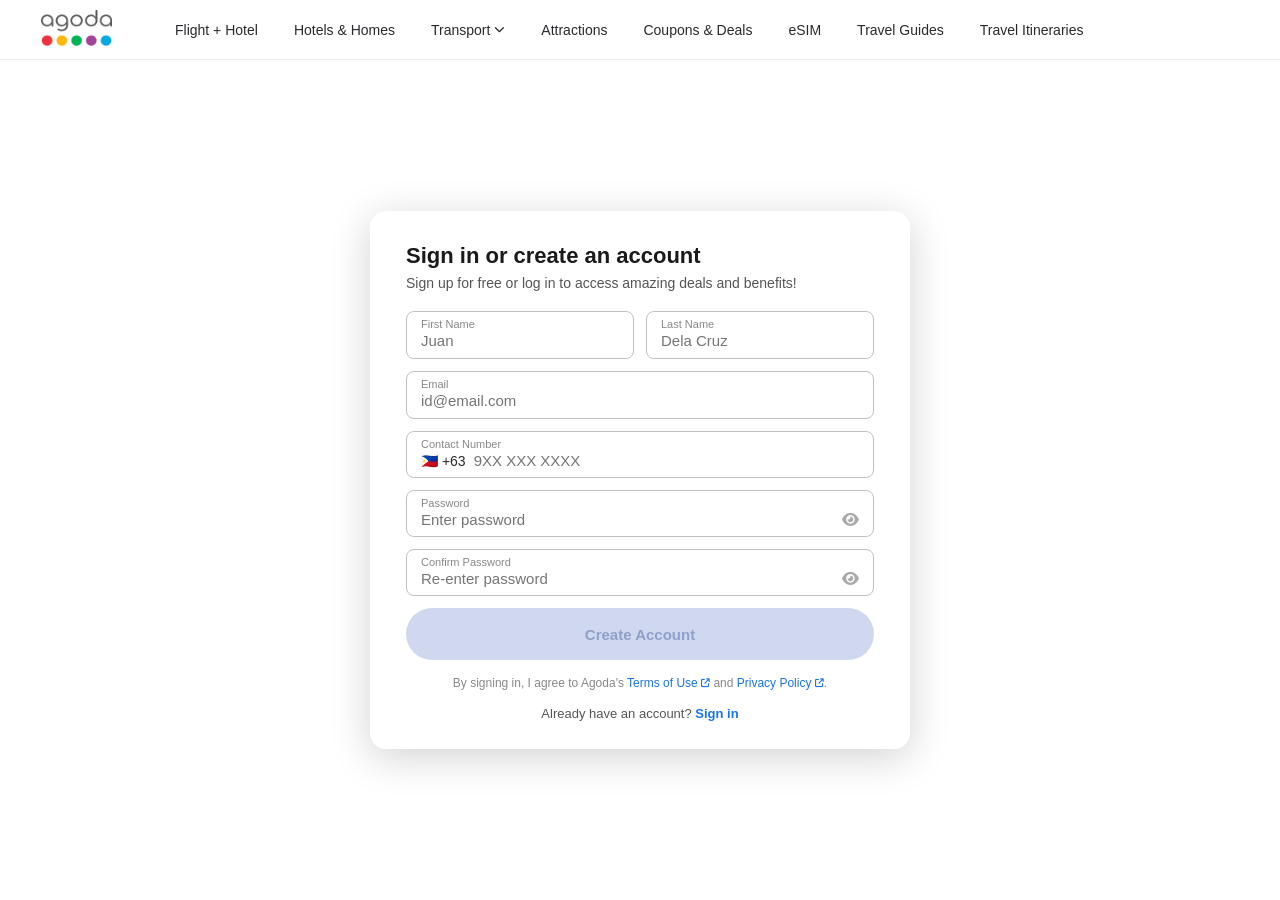
<file: AGODA CODE/signup.html>
<!DOCTYPE html>
<html lang="en">

<head>
  <meta charset="UTF-8" />
  <meta name="viewport" content="width=device-width, initial-scale=1.0" />
  <title>Create Account – Agoda</title>
  <link rel="stylesheet" href="https://cdnjs.cloudflare.com/ajax/libs/font-awesome/6.5.0/css/all.min.css" />
  <link rel="stylesheet" href="style.css" />
  <link rel="stylesheet" href="signup.css" />
  <link rel="stylesheet" href="style.css" />
</head>

<body>

  <!-- ===== NAVBAR ===== -->
  <nav class="top-nav">
    <div class="nav-inner">
      <div class="logo-wrap">
        <a href="index.html">
          <img src="Agoda_logo_2019.svg.png" alt="logo" width="71" height="36">
        </a>
      </div>
      <div class="nav-links">
        <a href="#">Flight + Hotel</a>
        <a href="#">Hotels &amp; Homes</a>
        <a href="#">Transport <i class="fa fa-chevron-down fa-xs"></i></a>
        <a href="#">Attractions</a>
        <a href="#">Coupons &amp; Deals</a>
        <a href="#">eSIM</a>
        <a href="#">Travel Guides</a>
        <a href="#">Travel Itineraries</a>
      </div>
      <div class="nav-right">
      </div>
  </nav>

  <!-- ===== CENTERED SIGN UP CARD ===== -->
  <div class="page-body">
    <div class="signin-popup">
      <h2 class="signin-title">Sign in or create an account</h2>
      <p class="signin-sub">Sign up for free or log in to access amazing deals and benefits!</p>

      <!-- Success / Error message -->
      <div id="formMsg" class="form-msg" style="display:none;"></div>

      <!-- First Name & Last Name -->
      <div class="field-row">
        <div class="signin-field">
          <label class="signin-label">First Name</label>
          <input type="text" class="signin-input" id="firstName" placeholder="Juan" />
        </div>
        <div class="signin-field">
          <label class="signin-label">Last Name</label>
          <input type="text" class="signin-input" id="lastName" placeholder="Dela Cruz" />
        </div>
      </div>

      <!-- Email -->
      <div class="signin-field">
        <label class="signin-label">Email</label>
        <input type="email" class="signin-input" id="email" placeholder="id@email.com" />
      </div>

      <!-- Contact Number -->
      <div class="signin-field">
        <label class="signin-label">Contact Number</label>
        <div class="phone-wrap">
          <span class="phone-prefix">🇵🇭 +63</span>
          <input type="tel" class="signin-input phone-input" id="contact" placeholder="9XX XXX XXXX" />
        </div>
      </div>


      <!-- Password -->
      <div class="signin-field">
        <label class="signin-label">Password</label>
        <div class="password-wrap">
          <input type="password" class="signin-input" id="password" placeholder="Enter password" />
          <button type="button" class="toggle-pass" onclick="togglePass('password', this)">
            <i class="fa fa-eye"></i>
          </button>
        </div>
      </div>

      <!-- Confirm Password -->
      <div class="signin-field" id="confirmField">
        <label class="signin-label">Confirm Password</label>
        <div class="password-wrap">
          <input type="password" class="signin-input" id="confirmPassword" placeholder="Re-enter password" />
          <button type="button" class="toggle-pass" onclick="togglePass('confirmPassword', this)">
            <i class="fa fa-eye"></i>
          </button>
        </div>
      </div>

      <!-- Password match message -->
      <p id="passMsg" style="display:none; font-size:12px; margin: -8px 0 10px 4px;"></p>


      <!-- Submit -->
      <button class="btn-continue" id="submitBtn" disabled>Create Account</button>

      <p class="signin-terms">
        By signing in, I agree to Agoda's
        <a href="#">Terms of Use <i class="fa-solid fa-arrow-up-right-from-square fa-xs"></i></a>
        and
        <a href="#">Privacy Policy <i class="fa-solid fa-arrow-up-right-from-square fa-xs"></i></a>.
      </p>

      <p class="signup-login">
        Already have an account? <a href="login.html">Sign in</a>
      </p>
    </div>
  </div>

  <script src="signup.js"></script>
</body>

</html>
</file>
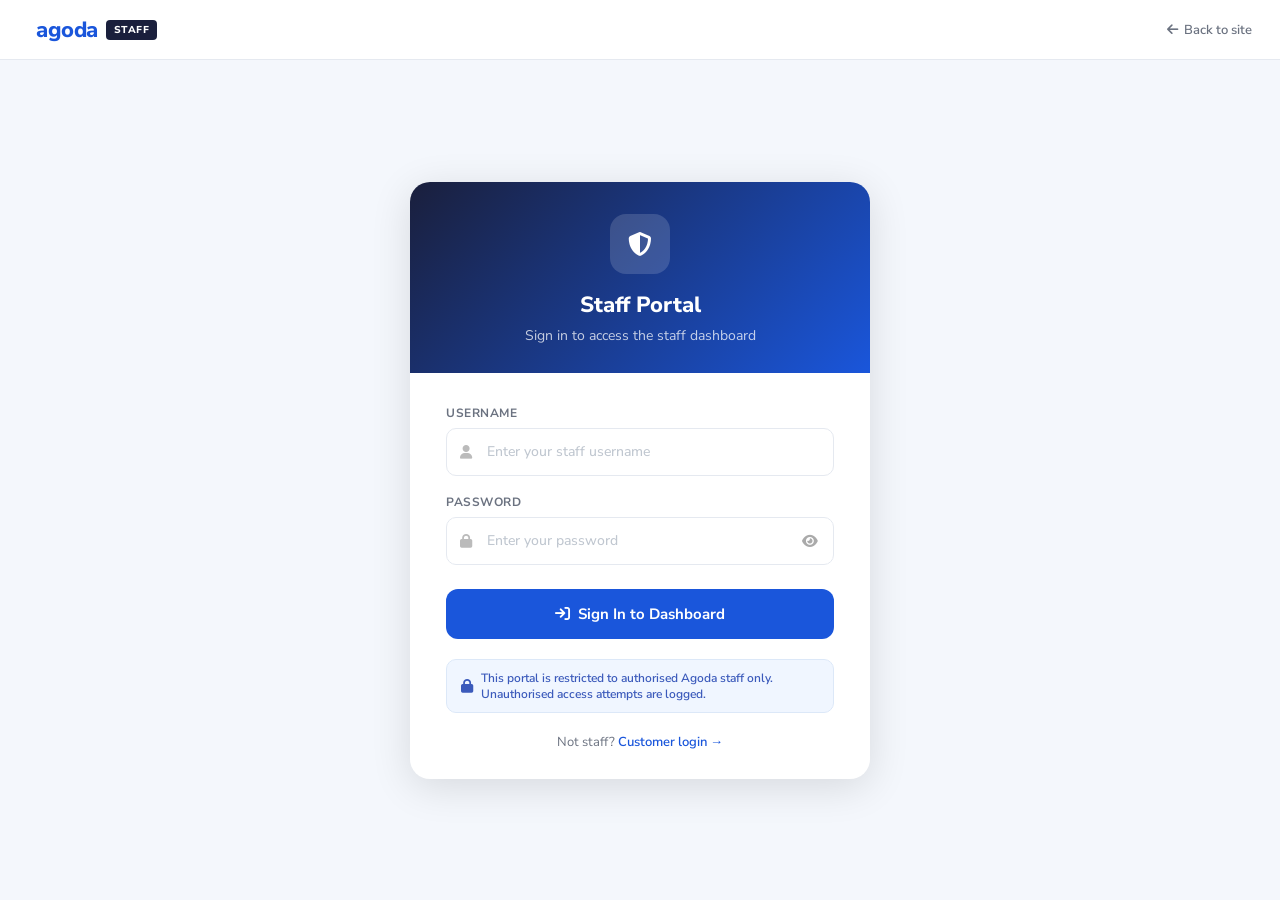
<file: AGODA CODE/staff-login.html>
<!DOCTYPE html>
<html lang="en">
<head>
  <meta charset="UTF-8" />
  <meta name="viewport" content="width=device-width, initial-scale=1.0" />
  <title>Staff Login — Agoda</title>
  <link rel="stylesheet" href="https://cdnjs.cloudflare.com/ajax/libs/font-awesome/6.5.0/css/all.min.css" />
  <link href="https://fonts.googleapis.com/css2?family=Nunito+Sans:wght@400;500;600;700;800&display=swap" rel="stylesheet" />

  <style>
    *, *::before, *::after { box-sizing: border-box; margin: 0; padding: 0; }

    :root {
      --blue:   #1a56db;
      --dark:   #1a1a2e;
      --red:    #dc2626;
      --grey:   #6b7280;
      --light:  #f4f7fc;
      --border: #e5e9f0;
    }

    body {
      font-family: 'Nunito Sans', sans-serif;
      background: var(--light);
      min-height: 100vh;
      color: var(--dark);
    }

    /* ── Navbar ── */
    .top-nav {
      background: #fff;
      height: 60px;
      padding: 0 16px;
      position: sticky;
      top: 0;
      z-index: 600;
      display: flex;
      align-items: center;
      border-bottom: 1px solid var(--border);
    }
    .nav-inner { display: flex; align-items: center; height: 100%; flex: 1; }
    .logo-wrap { flex-shrink: 0; display: flex; align-items: center; margin-right: 40px; margin-left: 20px; }
    .logo-wrap a { display: flex; align-items: center; text-decoration: none; gap: 8px; }
    .logo-text { font-size: 22px; font-weight: 800; color: var(--blue); letter-spacing: -0.5px; }
    .logo-badge {
      font-size: 10px; font-weight: 800;
      background: #1a1f3c; color: #fff;
      padding: 3px 8px; border-radius: 4px;
      letter-spacing: 0.5px; text-transform: uppercase;
    }
    .nav-back {
      font-size: 13px; font-weight: 600; color: var(--grey);
      text-decoration: none; display: flex; align-items: center; gap: 6px;
      padding: 6px 12px; border-radius: 8px;
      transition: background 0.15s, color 0.15s;
    }
    .nav-back:hover { background: var(--light); color: var(--dark); }

    /* ── Page layout ── */
    .page-body {
      min-height: calc(100vh - 60px);
      display: flex;
      align-items: center;
      justify-content: center;
      padding: 40px 16px;
    }

    /* ── Card ── */
    .login-card {
      width: 460px;
      max-width: 100%;
      background: #fff;
      border-radius: 20px;
      box-shadow: 0 8px 40px rgba(0,0,0,0.12);
      overflow: hidden;
      animation: fadeUp 0.25s ease;
    }

    @keyframes fadeUp {
      from { opacity: 0; transform: translateY(14px); }
      to   { opacity: 1; transform: translateY(0); }
    }

    /* ── Card header ── */
    .card-header {
      background: linear-gradient(135deg, #1a1f3c 0%, #1a56db 100%);
      padding: 32px 36px 28px;
      text-align: center;
    }
    .card-header-icon {
      width: 60px; height: 60px; border-radius: 16px;
      background: rgba(255,255,255,0.15);
      display: flex; align-items: center; justify-content: center;
      font-size: 24px; color: #fff;
      margin: 0 auto 16px;
    }
    .card-header h1 { font-size: 22px; font-weight: 800; color: #fff; margin-bottom: 6px; }
    .card-header p  { font-size: 14px; color: rgba(255,255,255,0.75); }

    /* ── Card body ── */
    .card-body { padding: 32px 36px 28px; }

    /* ── Form message ── */
    .form-msg {
      padding: 10px 14px;
      border-radius: 8px;
      font-size: 13px;
      font-weight: 600;
      margin-bottom: 18px;
      display: none;
      align-items: center;
      gap: 8px;
    }
    .form-msg.error   { background: #fee2e2; color: var(--red); border: 1px solid #fca5a5; display: flex; }
    .form-msg.success { background: #dcfce7; color: #16a34a; border: 1px solid #bbf7d0; display: flex; }

    /* ── Fields ── */
    .field-group { margin-bottom: 18px; }
    .field-label {
      display: block;
      font-size: 12px; font-weight: 700; color: var(--grey);
      text-transform: uppercase; letter-spacing: 0.5px;
      margin-bottom: 7px;
    }
    .field-wrap {
      position: relative;
    }
    .field-icon {
      position: absolute; left: 14px; top: 50%; transform: translateY(-50%);
      font-size: 14px; color: #bbb; pointer-events: none;
    }
    .field-input {
      width: 100%;
      height: 48px;
      border: 1.5px solid var(--border);
      border-radius: 10px;
      padding: 0 14px 0 40px;
      font-family: 'Nunito Sans', sans-serif;
      font-size: 14px;
      font-weight: 500;
      color: var(--dark);
      background: #fff;
      outline: none;
      transition: border-color 0.15s, box-shadow 0.15s;
    }
    .field-input::placeholder { color: #c0c7d0; }
    .field-input:focus {
      border-color: var(--blue);
      box-shadow: 0 0 0 3px rgba(26,86,219,0.1);
    }
    .toggle-pass {
      position: absolute; right: 12px; top: 50%; transform: translateY(-50%);
      background: none; border: none; cursor: pointer;
      color: #aaa; font-size: 14px; padding: 4px;
      transition: color 0.15s;
    }
    .toggle-pass:hover { color: var(--dark); }

    /* ── Submit button ── */
    .btn-submit {
      width: 100%;
      height: 50px;
      background: var(--blue);
      color: #fff;
      border: none;
      border-radius: 12px;
      font-family: 'Nunito Sans', sans-serif;
      font-size: 15px;
      font-weight: 700;
      cursor: pointer;
      transition: background 0.15s, transform 0.1s;
      display: flex; align-items: center; justify-content: center; gap: 8px;
      margin-top: 24px;
    }
    .btn-submit:hover:not(:disabled) { background: #1447b8; transform: translateY(-1px); }
    .btn-submit:active:not(:disabled) { transform: translateY(0); }
    .btn-submit:disabled { opacity: 0.65; cursor: not-allowed; }

    /* ── Divider ── */
    .back-link {
      text-align: center;
      margin-top: 20px;
      font-size: 13px;
      color: var(--grey);
    }
    .back-link a { color: var(--blue); font-weight: 600; text-decoration: none; }
    .back-link a:hover { text-decoration: underline; }

    /* ── Security note ── */
    .security-note {
      display: flex; align-items: center; gap: 8px;
      background: #f0f6ff;
      border: 1px solid #dce8f8;
      border-radius: 10px;
      padding: 10px 14px;
      font-size: 12px; font-weight: 600; color: #3b5abb;
      margin-top: 20px;
    }
    .security-note i { font-size: 14px; flex-shrink: 0; }

    @media (max-width: 520px) {
      .card-body   { padding: 24px 20px 20px; }
      .card-header { padding: 24px 20px 20px; }
    }
  </style>
</head>
<body>

<!-- ===== NAVBAR ===== -->
<nav class="top-nav">
  <div class="nav-inner">
    <div class="logo-wrap">
      <a href="index.html">
        <span class="logo-text">agoda</span>
        <span class="logo-badge">Staff</span>
      </a>
    </div>
  </div>
  <a href="index.html" class="nav-back">
    <i class="fa fa-arrow-left"></i> Back to site
  </a>
</nav>

<!-- ===== PAGE BODY ===== -->
<div class="page-body">
  <div class="login-card">

    <!-- Card header -->
    <div class="card-header">
      <div class="card-header-icon">
        <i class="fa fa-shield-halved"></i>
      </div>
      <h1>Staff Portal</h1>
      <p>Sign in to access the staff dashboard</p>
    </div>

    <!-- Card body -->
    <div class="card-body">

      <!-- Error / Success message -->
      <div class="form-msg" id="formMsg">
        <i class="fa fa-circle-exclamation"></i>
        <span id="formMsgText"></span>
      </div>

      <!-- Username -->
      <div class="field-group">
        <label class="field-label" for="staffUsername">Username</label>
        <div class="field-wrap">
          <i class="fa fa-user field-icon"></i>
          <input
            type="text"
            id="staffUsername"
            class="field-input"
            placeholder="Enter your staff username"
            autocomplete="username"
          />
        </div>
      </div>

      <!-- Password -->
      <div class="field-group">
        <label class="field-label" for="staffPassword">Password</label>
        <div class="field-wrap">
          <i class="fa fa-lock field-icon"></i>
          <input
            type="password"
            id="staffPassword"
            class="field-input"
            placeholder="Enter your password"
            autocomplete="current-password"
            style="padding-right: 44px;"
          />
          <button type="button" class="toggle-pass" onclick="togglePass()">
            <i class="fa fa-eye" id="passIcon"></i>
          </button>
        </div>
      </div>

      <!-- Submit -->
      <button class="btn-submit" id="submitBtn" onclick="handleLogin()">
        <i class="fa fa-arrow-right-to-bracket"></i> Sign In to Dashboard
      </button>

      <!-- Security note -->
      <div class="security-note">
        <i class="fa fa-lock"></i>
        This portal is restricted to authorised Agoda staff only.
        Unauthorised access attempts are logged.
      </div>

      <div class="back-link">
        Not staff? <a href="login.html">Customer login →</a>
      </div>

    </div>
  </div>
</div>

<script>
  // ── Toggle password visibility ──
  function togglePass() {
    const input = document.getElementById('staffPassword');
    const icon  = document.getElementById('passIcon');
    if (input.type === 'password') {
      input.type = 'text';
      icon.classList.replace('fa-eye', 'fa-eye-slash');
    } else {
      input.type = 'password';
      icon.classList.replace('fa-eye-slash', 'fa-eye');
    }
  }

  // ── Allow Enter key to submit ──
  document.getElementById('staffPassword').addEventListener('keydown', e => {
    if (e.key === 'Enter') handleLogin();
  });
  document.getElementById('staffUsername').addEventListener('keydown', e => {
    if (e.key === 'Enter') handleLogin();
  });

  // ── Show message ──
  function showMsg(text, type) {
    const el   = document.getElementById('formMsg');
    const span = document.getElementById('formMsgText');
    el.className = 'form-msg ' + type;
    span.textContent = text;
  }

  // ── Login handler ──
  async function handleLogin() {
    const username = document.getElementById('staffUsername').value.trim();
    const password = document.getElementById('staffPassword').value;
    const btn      = document.getElementById('submitBtn');

    if (!username || !password) {
      showMsg('Please enter both username and password.', 'error');
      return;
    }

    btn.disabled = true;
    btn.innerHTML = '<i class="fa fa-circle-notch fa-spin"></i> Signing in…';

    try {
      const body = new URLSearchParams({ username, password });
      const res  = await fetch('staff-login.php', { method: 'POST', body });
      const data = await res.json();

      if (data.success) {
        // Store staff session in localStorage
        localStorage.setItem('staff_logged_in', 'true');
        localStorage.setItem('staff_username',  data.username);
        localStorage.setItem('staff_name',      data.name);
        localStorage.setItem('staff_role',      data.role);

        showMsg('Login successful! Redirecting…', 'success');
        setTimeout(() => { window.location.href = 'staff-dashboard.html'; }, 1000);
      } else {
        showMsg(data.message || 'Invalid credentials. Please try again.', 'error');
        btn.disabled = false;
        btn.innerHTML = '<i class="fa fa-arrow-right-to-bracket"></i> Sign In to Dashboard';
      }
    } catch (err) {
      showMsg('Network error. Please check your connection and try again.', 'error');
      btn.disabled = false;
      btn.innerHTML = '<i class="fa fa-arrow-right-to-bracket"></i> Sign In to Dashboard';
    }
  }

  // ── Redirect if already logged in ──
  if (localStorage.getItem('staff_logged_in') === 'true') {
    window.location.href = 'staff-dashboard.html';
  }
</script>

</body>
</html>
</file>
<file: AGODA CODE/style.css>
/* ===== GOOGLE FONTS ===== */
@import url('https://fonts.googleapis.com/css2?family=Nunito+Sans:wght@400;500;600;700&display=swap');

/* ===== CSS VARIABLES ===== */
:root {
  --agoda-blue: #1a73e8;
  --agoda-dark: #0e2240;
  --agoda-accent: #e63946;
  --agoda-light: #f4f7fc;
  --nav-height: 60px;
}

/* ===== RESET ===== */
*, *::before, *::after { box-sizing: border-box; margin: 0; padding: 0; }

body {
  font-family: 'Nunito Sans', sans-serif;
  background: #ffffff;
  color: #1a1a2e;
}

/* =============================================================
   NAVBAR
   ============================================================= */
.top-nav {
  background: #ffffff;
  height: var(--nav-height);
  padding: 0 16px;
  position: sticky;
  top: 0;
  z-index: 600;
  display: flex;
  align-items: center;
  border-bottom: 1px solid #e5e9f0;
  font-family: "Helvetica Neue", Helvetica, Arial, sans-serif;
}

.nav-inner {
  display: flex;
  align-items: center;
  height: 100%;
  flex: 1;
}

.logo-wrap {
  flex-shrink: 0;
  display: flex;
  align-items: center;
  margin-right: 45px;
  margin-left: 25px;
}

/* ── Nav Links ── */
.nav-links {
  display: flex;
  align-items: center;
  flex: 1;
}

.nav-links a {
  font-family: "Helvetica Neue", Helvetica, Arial, sans-serif;
  font-size: 14px;
  font-weight: 400;
  color: #2A2A2E;
  text-decoration: none;
  padding: 6px 18px;
  border-radius: 6px;
  white-space: nowrap;
  transition: color 0.15s;
}

.nav-links a:hover { color: var(--agoda-blue); }

/* ── Nav Right ── */
.nav-right {
  display: flex;
  align-items: center;
  height: var(--nav-height);
  flex-shrink: 0;
}

.nav-right-inner {
  display: flex;
  align-items: center;
  height: 100%;
  padding: 0 8px;
}

/* ── List Your Place Button ── */
.btn-list {
  font-family: "Helvetica Neue", Helvetica, Arial, sans-serif;
  font-size: 14px;
  font-weight: 600;
  color: var(--agoda-blue);
  border: 1.5px solid #d0d0d0;
  border-radius: 999px;
  background: #ffffff;
  height: 42px;
  padding: 0 22px;
  cursor: pointer;
  white-space: nowrap;
  transition: all 0.15s;
  margin-right: 4px;
}

.btn-list:hover { border-color: var(--agoda-blue); background: #f0f6ff; }

/* ── Language Button ── */
.nav-lang-btn {
  display: flex;
  align-items: center;
  justify-content: center;
  width: 58px;
  height: 52px;
  padding: 16px;
  background: none;
  border: none;
  cursor: pointer;
  border-radius: 6px;
  transition: background 0.15s;
}

.nav-flag {
  width: 26px;
  height: 20px;
  object-fit: cover;
  border-radius: 2px;
  display: block;
}

/* ── Currency Button ── */
.nav-currency-btn {
  display: flex;
  align-items: center;
  justify-content: center;
  height: 47.81px;
  padding: 0 16px;
  background: none;
  border: none;
  font-family: "Helvetica Neue", Helvetica, Arial, sans-serif;
  font-size: 14px;
  font-weight: 400;
  color: #2A2A2E;
  cursor: pointer;
  border-radius: 6px;
  transition: background 0.15s;
}

/* ── Sign In Link ── */
.nav-signin {
  font-family: "Helvetica Neue", Helvetica, Arial, sans-serif;
  font-size: 14px;
  font-weight: 600;
  color: var(--agoda-blue);
  text-decoration: none;
  padding: 0 14px;
  white-space: nowrap;
  transition: color 0.15s;
}

.nav-signin:hover { color: #1558b0; }

/* ── Create Account Button ── */
.btn-create-account {
  font-family: "Helvetica Neue", Helvetica, Arial, sans-serif;
  font-size: 14px;
  font-weight: 600;
  color: var(--agoda-blue);
  background: #ffffff;
  border: 1.5px solid #d0d0d0;
  border-radius: 999px;
  height: 42px;
  padding: 0 22px;
  cursor: pointer;
  white-space: nowrap;
  transition: all 0.15s;
  margin-right: 8px;
}

.btn-create-account:hover { border-color: var(--agoda-blue); background: #f0f6ff; }

/* ── Hamburger ── */
.nav-hamburger {
  display: flex;
  align-items: center;
  justify-content: center;
  width: 40px;
  height: 40px;
  background: none;
  border: none;
  cursor: pointer;
  border-radius: 6px;
  font-size: 18px;
  color: #2A2A2E;
  transition: background 0.15s;
}

.nav-hamburger:hover { background: #f5f5f5; }

/* ── Logged-in: User Button ── */
.nav-user-wrap { position: relative; }

.nav-user {
  display: flex;
  align-items: center;
  gap: 10px;
  height: 42px;
  padding: 6px 14px;
  background: none;
  border: none;
  border-radius: 8px;
  cursor: pointer;
  transition: background 0.15s;
}

.nav-user:hover { background: #f5f5f5; }

.avatar {
  width: 40px;
  height: 40px;
  border-radius: 50%;
  background: #e05c2a;
  color: #f9f9fa;
  font-family: "Helvetica Neue", Helvetica, Arial, sans-serif;
  font-size: 16px;
  font-weight: 700;
  display: flex;
  align-items: center;
  justify-content: center;
  flex-shrink: 0;
}

.user-info {
  display: flex;
  flex-direction: column;
  align-items: flex-start;
  gap: 2px;
  line-height: 1;
}

.user-name {
  font-family: "Helvetica Neue", Helvetica, Arial, sans-serif;
  font-size: 14px;
  font-weight: 600;
  color: #2A2A2E;
  white-space: nowrap;
  display: block;
}

.vip-badge-img {
  height: 20px;
  width: auto;
  display: block;
}

/* ── Logged-in: Points Button ── */
.nav-points {
  display: flex;
  align-items: center;
  gap: 4px;
  height: 42px;
  padding: 0 8px;
  background: none;
  border: none;
  border-radius: 6px;
  cursor: pointer;
  white-space: nowrap;
  transition: background 0.15s;
}

.nav-points .fa-circle-dollar-to-slot { font-size: 16px; color: #2A2A2E; }
.points-value { font-family: "Helvetica Neue", Helvetica, Arial, sans-serif; font-size: 14px; font-weight: 400; color: #704DFF; }
.nav-chevron  { font-size: 10px; color: #aaa; }

/* ── Dropdown Menu (logout popup) ── */
.dropdown-menu {
  position: absolute;
  top: 45px;
  right: 0;
  width: 230px;
  background: #fff;
  border-radius: 10px;
  box-shadow: 0 4px 20px rgba(0,0,0,0.15);
  display: none;
  padding: 10px 0;
  z-index: 1000;
}

.dropdown-menu a {
  display: block;
  padding: 10px 16px;
  color: #333;
  text-decoration: none;
  font-family: "Helvetica Neue", Helvetica, Arial, sans-serif;
  font-size: 14px;
}

.dropdown-menu a:hover { background: #f5f5f5; }

.menu-title {
  font-size: 12px;
  color: #888;
  padding: 10px 16px;
  font-family: "Helvetica Neue", Helvetica, Arial, sans-serif;
}

.logout-btn {
  width: 90%;
  margin: 10px auto;
  display: block;
  padding: 10px;
  border: 1px solid var(--agoda-blue);
  background: white;
  color: var(--agoda-blue);
  border-radius: 6px;
  cursor: pointer;
  font-family: "Helvetica Neue", Helvetica, Arial, sans-serif;
  font-size: 14px;
  font-weight: 600;
  transition: background 0.15s;
}

.logout-btn:hover { background: #f0f6ff; }

/* =============================================================
   HERO
   ============================================================= */
.hero {
  background: none;
  padding: 25px 0 10px;
  position: relative;
  overflow: visible;
  min-height: 480px;
  margin: 0;
  width: 100%;
}

.hero::before {
  content: '';
  position: absolute;
  top: 0;
  left: 0;
  right: 0;
  height: 55%;          /* ← only top 55% has the purple bg */
  background: url('background.png') center top / cover no-repeat;
  background-color: #7b85b8;
  z-index: 0;
  border-radius: 0 0 30px 30px;
}

.hero-title {
  font-family: "Helvetica Neue", Helvetica, Arial, sans-serif;
  font-size: 24px;
  font-weight: 700;
  line-height: 1.3;
  color: #fff;
  text-align: center;
  text-transform: uppercase;
  margin-bottom: 20px;
  position: relative;
  z-index: 2;
}

/* =============================================================
   SEARCH CONTAINER
   ============================================================= */
.search-container {
  position: relative;
  z-index: 3;
  margin: 0 auto;
  padding: 0 20px;
  max-width: 1100px;  /* ← keeps UI contained in center */
}

/* ── Tabs ── */
.search-tabs {
  list-style: none;
  margin: 0 10% -10px;
  background: #fff;
  border-radius: 12px;
  display: flex;
  height: 49px;
  position: relative;
  z-index: 2;
  box-shadow: 0 2px 8px rgba(0,0,0,0.06);
  gap: 5px;
}

.stab {
  cursor: pointer;
  border-bottom: 3px solid transparent;
  list-style: none;
  transition: color 0.15s;
}

.stab-inner {
  display: flex;
  align-items: center;
  gap: 6px;
  padding: 0 13px;
  height: 49px;
}

.stab-inner i    { font-size: 14px; color: #2A2A2E; flex-shrink: 0; }
.stab-inner span { font-family: "Helvetica Neue", Helvetica, Arial, sans-serif; font-size: 16px; font-weight: 500; color: #6b7280; white-space: nowrap; }

.stab.active { border-bottom-color: #5392F9; }
.stab.active .stab-inner i,
.stab.active .stab-inner span { color: #1a56db; font-weight: 600; }
.stab:hover .stab-inner i,
.stab:hover .stab-inner span { color: #1a56db; }

/* ── Search Box ── */
.search-box {
  background: #f8f7f9;
  border-radius: 16px;
  box-shadow: 0 8px 40px rgba(0,0,0,0.14);
  padding: 40px 30px 30px 40px;
  position: relative;
}

/* ── Stay Toggle ── */
.stay-toggle { display: flex; gap: 8px; margin-bottom: 16px; }

.stay-toggle button {
  padding: 6px 18px;
  border-radius: 999px;
  border: 1.5px solid #ccc;
  background: #fff;
  font-family: "Helvetica Neue", Helvetica, Arial, sans-serif;
  font-size: 13px;
  font-weight: 500;
  cursor: pointer;
  color: #555;
  transition: all 0.15s;
}

.stay-toggle button.active { border-color: var(--agoda-blue); color: var(--agoda-blue); background: #e8f0fe; }

/* ── Destination Input ── */
.search-input-wrap { position: relative; margin-bottom: 14px; }

.search-input-wrap i {
  position: absolute;
  left: 16px;
  top: 50%;
  transform: translateY(-50%);
  color: #aaa;
  font-size: 16px;
}

.search-input-wrap input {
  width: 100%;
  padding: 12px 16px 12px 42px;
  border: none;
  border-radius: 12px;
  font-family: "Helvetica Neue", Helvetica, Arial, sans-serif;
  font-size: 15px;
  color: #1a1a1a;
  outline: none;
  background: #fff;
  box-shadow: 0 2px 12px rgba(0,0,0,0.12);
  transition: box-shadow 0.15s;
}

.search-input-wrap input:focus { box-shadow: 0 2px 16px rgba(26,115,232,0.18); }
.search-input-wrap input::placeholder { color: #aaa; }

/* ── Date & Guest Row ── */
.date-guest-row {
  display: grid;
  grid-template-columns: 1fr 1fr 1fr;
  gap: 10px;
  margin-bottom: 14px;
}

.date-box,
.guest-box {
  display: flex;
  align-items: center;
  gap: 10px;
  border: 1.5px solid #dce3ef;
  border-radius: 10px;
  padding: 12px 14px;
  cursor: pointer;
  background: #ffffff;
  transition: border-color 0.15s;
}

.date-box:hover,
.guest-box:hover  { border-color: var(--agoda-blue); }
.date-box.active,
.guest-box.active { border-color: var(--agoda-blue); background: #f0f5ff; }

.date-box i, .guest-box i { color: #aaa; font-size: 1rem; }
.date-box .label, .guest-box .label { font-size: 0.75rem; color: #aaa; display: block; }
.date-box .value, .guest-box .value { font-size: 14px; font-weight: 600; color: #222; display: block; }
.guest-box { justify-content: space-between; }

/* ── Guest Picker Popup ── */
.guest-picker-wrap { position: relative; }

#guest-picker {
  display: none;
  position: absolute;
  top: calc(100% + 6px);
  right: 0;
  z-index: 9999;
  background: #fff;
  border: 1px solid #e0e6f0;
  border-radius: 12px;
  box-shadow: 0 4px 24px rgba(0,0,0,0.12);
  width: 300px;
  padding: 6px 0;
  overflow: hidden;
}

.gp-row {
  display: flex;
  align-items: center;
  justify-content: space-between;
  padding: 14px 20px;
  border-bottom: 1px solid #f0f0f0;
}

.gp-row-last { border-bottom: none; }

.gp-label-wrap { display: flex; flex-direction: column; gap: 2px; }

.gp-label {
  font-family: "Helvetica Neue", Helvetica, Arial, sans-serif;
  font-size: 14px;
  font-weight: 700;
  color: #1a1a2e;
}

.gp-sublabel {
  font-family: "Helvetica Neue", Helvetica, Arial, sans-serif;
  font-size: 12px;
  color: #888;
}

.gp-counter {
  display: flex;
  align-items: center;
  gap: 12px;
}

.gp-count {
  font-family: "Helvetica Neue", Helvetica, Arial, sans-serif;
  font-size: 15px;
  font-weight: 700;
  color: #1a1a2e;
  min-width: 20px;
  text-align: center;
}

.gp-btn {
  width: 30px;
  height: 30px;
  border-radius: 50%;
  border: 1.5px solid #ccc;
  background: none;
  font-size: 18px;
  cursor: pointer;
  display: flex;
  align-items: center;
  justify-content: center;
  transition: all 0.15s;
  color: #555;
}

.gp-plus { border-color: #1a56db; color: #1a56db; }
.gp-minus:hover { background: #f5f5f5; border-color: #999; }
.gp-plus:hover  { background: #e8f0fe; }
.gp-btn:disabled { opacity: 0.35; cursor: default; }

/* ── Add Flight ── */
.add-flight {
  color: var(--agoda-blue);
  font-family: "Helvetica Neue", Helvetica, Arial, sans-serif;
  font-size: 16px;
  font-weight: 700;
  cursor: pointer;
  display: inline-flex;
  align-items: center;
  gap: 6px;
  border: none;
  background: none;
  padding: 4px 0 20px;
}

/* ── Search Button ── */
.btn-search {
  display: block;
  width: 45%;
  margin: -25px auto 0;
  padding: 10px;
  background: var(--agoda-blue);
  color: #fff;
  border: none;
  border-radius: 999px;
  font-family: "Helvetica Neue", Helvetica, Arial, sans-serif;
  font-size: 16px;
  font-weight: 700;
  letter-spacing: 2px;
  cursor: pointer;
  position: relative;
  z-index: 2;
  transition: background 0.15s, transform 0.1s;
}

.btn-search:hover  { background: #1558c0; transform: translateY(-1px); }
.btn-search:active { transform: translateY(0); }

/* =============================================================
   DATEPICKER POPUP
   ============================================================= */
.date-picker-wrap { position: relative; }

#picker-popup {
  display: none;
  position: absolute;
  top: calc(100% + 6px);
  left: 0;
  z-index: 9999;
  background: #fff;
  border: 1px solid #e0e6f0;
  border-radius: 12px;
  box-shadow: 0 4px 24px rgba(0,0,0,0.10);
  width: 640px;
  overflow: hidden;
}

.picker-tabs { display: flex; border-bottom: 1px solid #e0e6f0; }

.picker-tabs button {
  flex: 1;
  padding: 15px 20px;
  border: none;
  background: none;
  cursor: pointer;
  font-family: "Helvetica Neue", Helvetica, Arial, sans-serif;
  font-size: 15px;
  font-weight: 500;
  color: #888;
  border-bottom: 2.5px solid transparent;
  transition: color 0.15s, border-color 0.15s;
}

.picker-tabs button.active { color: #1a56db; border-bottom-color: #1a56db; font-weight: 600; }
.picker-tabs button:hover:not(.active) { color: #555; }

#tab-cal-content  { padding: 20px 24px 24px; }
#tab-flex-content { display: none; padding: 24px 24px 0; }

.cal-months { display: flex; gap: 32px; }
.cal-month  { flex: 1; }

.cal-month-header {
  display: flex;
  align-items: center;
  justify-content: space-between;
  margin-bottom: 14px;
}

.cal-month-header span:not(.nav-placeholder) {
  font-size: 15px;
  font-weight: 600;
  color: #1a1a2e;
  text-align: center;
  flex: 1;
}

.nav-placeholder { width: 28px; flex-shrink: 0; }

.nav-btn {
  width: 28px;
  height: 28px;
  border: none;
  background: none;
  cursor: pointer;
  font-size: 20px;
  color: #555;
  display: flex;
  align-items: center;
  justify-content: center;
  border-radius: 50%;
  transition: background 0.15s, color 0.15s;
  flex-shrink: 0;
  padding-bottom: 2px;
}

.nav-btn:hover { background: #f0f4ff; color: #1a56db; }

.cal-grid {
  display: grid;
  grid-template-columns: repeat(7, 1fr);
  text-align: center;
}

.day-name { font-size: 12px; font-weight: 600; color: #888; padding: 4px 0 10px; text-align: center; }

.day-cell {
  display: flex;
  align-items: center;
  justify-content: center;
  height: 36px;
  cursor: pointer;
  position: relative;
}

.day-cell.empty,
.day-cell.past  { cursor: default; }

.day-cell span {
  width: 32px;
  height: 32px;
  display: flex;
  align-items: center;
  justify-content: center;
  border-radius: 50%;
  font-size: 13px;
  font-weight: 400;
  color: #1a1a2e;
  position: relative;
  z-index: 1;
  transition: background 0.12s, color 0.12s;
}

.day-cell:not(.past):not(.empty):not(.selected-start):not(.selected-end):hover span { background: #e8effe; color: #1a56db; }

.day-cell.in-range         { background: #e8effe; }
.day-cell.in-range span    { color: #1a56db; }
.day-cell.selected-start   { background: linear-gradient(to right, transparent 50%, #e8effe 50%); }
.day-cell.selected-start span { background: #1a56db; color: #fff; font-weight: 600; }
.day-cell.selected-end     { background: linear-gradient(to left, transparent 50%, #e8effe 50%); }
.day-cell.selected-end span   { background: #1a56db; color: #fff; font-weight: 600; }
.day-cell.selected-start.selected-end { background: transparent; }
.day-cell.today:not(.selected-start):not(.selected-end) span { border: 1.5px solid #1a56db; color: #1a56db; }
.day-cell.past span        { color: #ccc; }

.day-cell.today:not(.selected-start):not(.selected-end)::after {
  content: '';
  position: absolute;
  bottom: 3px;
  left: 50%;
  transform: translateX(-50%);
  width: 4px;
  height: 4px;
  border-radius: 50%;
  background: #1a56db;
}

/* =============================================================
   FLEXIBLE TAB
   ============================================================= */
.flex-section   { margin-bottom: 24px; }

.flex-heading {
  font-family: "Helvetica Neue", Helvetica, Arial, sans-serif;
  font-size: 15px;
  font-weight: 700;
  color: #1a1a2e;
  margin-bottom: 14px;
}

.flex-subheading {
  font-family: "Helvetica Neue", Helvetica, Arial, sans-serif;
  font-size: 12px;
  color: #888;
  margin-top: -10px;
  margin-bottom: 14px;
}

.flex-duration-row { display: flex; gap: 10px; margin-bottom: 14px; flex-wrap: wrap; }

.flex-duration-btn {
  padding: 7px 20px;
  border-radius: 999px;
  border: 1.5px solid #ccc;
  background: #fff;
  font-family: "Helvetica Neue", Helvetica, Arial, sans-serif;
  font-size: 13px;
  font-weight: 500;
  color: #444;
  cursor: pointer;
  transition: all 0.15s;
}

.flex-duration-btn:hover,
.flex-duration-btn.active { border-color: #1a56db; color: #1a56db; background: #eef2ff; }

.flex-weekend-label {
  display: flex;
  align-items: center;
  gap: 8px;
  cursor: pointer;
  font-family: "Helvetica Neue", Helvetica, Arial, sans-serif;
  font-size: 13px;
  font-weight: 500;
  color: #1a56db;
  user-select: none;
}

.flex-weekend-label input[type="checkbox"] {
  width: 16px;
  height: 16px;
  accent-color: #1a56db;
  cursor: pointer;
  border-radius: 4px;
  flex-shrink: 0;
}

.flex-months-wrap { display: flex; align-items: center; gap: 8px; }
.flex-months-row  { display: flex; gap: 10px; overflow: hidden; flex: 1; }

.flex-month-card {
  display: flex;
  flex-direction: column;
  align-items: center;
  justify-content: center;
  gap: 6px;
  min-width: 90px;
  height: 80px;
  border: 1.5px solid #dce3ef;
  border-radius: 10px;
  background: #fff;
  cursor: pointer;
  transition: all 0.15s;
  flex-shrink: 0;
  padding: 10px;
}

.flex-month-card:hover,
.flex-month-card.active { border-color: #1a56db; }
.flex-month-card.active { border-width: 2px; }

.flex-month-card i { font-size: 18px; color: #555; }
.flex-month-card.active i { color: #1a56db; }

.flex-month-name { font-family: "Helvetica Neue", Helvetica, Arial, sans-serif; font-size: 13px; font-weight: 500; color: #1a1a2e; line-height: 1; }
.flex-month-year { font-family: "Helvetica Neue", Helvetica, Arial, sans-serif; font-size: 12px; color: #888; line-height: 1; }

.flex-months-arrow {
  width: 32px;
  height: 32px;
  border-radius: 50%;
  border: 1.5px solid #dce3ef;
  background: #fff;
  font-size: 22px;
  color: #555;
  cursor: pointer;
  display: flex;
  align-items: center;
  justify-content: center;
  flex-shrink: 0;
  transition: all 0.15s;
  padding-bottom: 2px;
}

.flex-months-arrow:hover { border-color: #1a56db; color: #1a56db; background: #f0f4ff; }

.flex-footer {
  display: flex;
  justify-content: flex-end;
  align-items: center;
  gap: 12px;
  padding: 16px 0 20px;
  border-top: 1px solid #f0f0f0;
  margin-top: 4px;
}

.flex-btn-clear {
  background: none;
  border: none;
  font-family: "Helvetica Neue", Helvetica, Arial, sans-serif;
  font-size: 14px;
  font-weight: 600;
  color: #555;
  cursor: pointer;
  padding: 8px 16px;
  border-radius: 999px;
  transition: background 0.15s;
}

.flex-btn-clear:hover { background: #f5f5f5; }

.flex-btn-select {
  background: #1a56db;
  border: none;
  font-family: "Helvetica Neue", Helvetica, Arial, sans-serif;
  font-size: 14px;
  font-weight: 700;
  color: #fff;
  cursor: pointer;
  padding: 9px 24px;
  border-radius: 999px;
  transition: background 0.15s;
}

.flex-btn-select:hover { background: #1447b8; }

/* =============================================================
   TOP DESTINATIONS SECTION
   ============================================================= */
.section-wrap { max-width: 1050px; margin: 0 auto 40px; padding: 0 20px; }

.section-title {
  font-family: "Helvetica Neue", Helvetica, Arial, sans-serif;
  font-size: 25px;
  font-weight: 700;
  color: #252C38;
  margin-bottom: 24px;
}

.dest-grid { display: grid; grid-template-columns: repeat(5, 1fr); gap: 14px; }

.dest-card {
  border-radius: 14px;
  overflow: hidden;
  position: relative;
  cursor: pointer;
  aspect-ratio: 3/4;
  transition: transform 0.2s, box-shadow 0.2s;
}

.dest-card:hover { transform: translateY(-4px); box-shadow: 0 12px 32px rgba(0,0,0,0.18); }
.dest-card img   { width: 100%; height: 100%; object-fit: cover; display: block; }

.dest-card-overlay {
  position: absolute;
  bottom: 0; left: 0; right: 0;
  background: linear-gradient(transparent, rgba(0,0,0,0.7));
  padding: 40px 12px 14px;
  color: #fff;
}

.dest-card-name  { font-weight: 700; font-size: 0.95rem; }
.dest-card-count { font-size: 0.78rem; opacity: 0.85; }

/* =============================================================
   MOBILE CTA
   ============================================================= */
.mobile-cta {
  position: fixed;
  bottom: 20px;
  right: 20px;
  background: var(--agoda-blue);
  color: #fff;
  padding: 12px 20px;
  border-radius: 30px;
  font-size: 0.85rem;
  font-weight: 600;
  display: flex;
  align-items: center;
  gap: 8px;
  box-shadow: 0 4px 20px rgba(26,115,232,0.5);
  cursor: pointer;
  border: none;
  z-index: 999;
  animation: bounce 2s infinite;
}


/* ── Search Validation Toast ── */
.search-toast {
  position: fixed;
  top: 80px;
  left: 50%;
  transform: translateX(-50%);
  background: #ff4d4f;
  color: #fff;
  padding: 14px 28px;
  border-radius: 10px;
  font-family: "Helvetica Neue", Helvetica, Arial, sans-serif;
  font-size: 15px;  
  font-weight: 600;
  box-shadow: 0 4px 20px rgba(0,0,0,0.18);
  z-index: 9999;
  opacity: 0;
  transition: opacity 0.3s ease;
  pointer-events: none;
  display: flex;
  align-items: center;
  gap: 10px;
}

.search-toast.show { opacity: 1; }

.search-input-error {
  border: 2px solid #ff4d4f !important;
  box-shadow: 0 0 0 3px rgba(255,77,79,0.15) !important;
}

@keyframes bounce {
  0%, 100% { transform: translateY(0); }
  50%       { transform: translateY(-4px); }
}

/* =============================================================
   RESPONSIVE
   ============================================================= */
@media (max-width: 1100px) {
  .nav-links a { padding: 6px 8px; font-size: 13px; }
}

@media (max-width: 768px) {
  .nav-links      { display: none; }
  .user-info      { display: none; }
  .points-value   { display: none; }
  .btn-list       { display: none; }
  .hero-title     { font-size: 1.4rem; letter-spacing: 1px; }
  .search-box     { padding: 20px 16px 24px; }
  .search-tabs    { padding: 0 8px; overflow-x: auto; }
  .date-guest-row { grid-template-columns: 1fr; }
  .dest-grid      { grid-template-columns: repeat(2, 1fr); }
  .btn-search     { width: 100%; }
}


    /* ===== AGODA FOOTER ===== */
    .agoda-footer {
      background: #2b2d3a;
      color: #ccc;
      text-align: center;
      padding: 28px 20px 24px;
      font-family: 'DM Sans', sans-serif;
      font-size: 13px;
      line-height: 1.6;
    }
 
    .agoda-footer p {
      margin: 0 0 4px;
      color: #aaa;
    }
 
    .agoda-footer-brands {
      display: flex;
      align-items: center;
      justify-content: center;
      gap: 52px;
      margin-top: 22px;
      flex-wrap: wrap;
    }
 
    /* Agoda wordmark */
    .footer-brand-agoda {
      display: flex;
      flex-direction: column;
      align-items: center;
      gap: 4px;
    }
 
    .footer-brand-agoda .agoda-text {
      font-family: 'DM Sans', sans-serif;
      font-size: 21px;
      font-weight: 700;
      color: #fff;
      letter-spacing: -0.5px;
    }
 
    .footer-brand-agoda .agoda-dots {
      display: flex;
      gap: 4px;
    }
 
    .footer-brand-agoda .agoda-dots span {
      width: 8px;
      height: 8px;
      border-radius: 50%;
      display: inline-block;
    }
 
    .dot-red    { background: #e63946; }
    .dot-orange { background: #f4a261; }
    .dot-green  { background: #2a9d8f; }
    .dot-blue   { background: #457b9d; }
    .dot-purple { background: #6d4c9e; }
 
    /* Priceline */
    .footer-brand-priceline {
      font-family: 'DM Sans', sans-serif;
      font-size: 20px;
      font-weight: 700;
      color: #00aff5;
      letter-spacing: -0.3px;
    }
 
    /* KAYAK */
    .footer-brand-kayak {
      background: #ff690f;
      color: #fff;
      font-family: 'DM Sans', sans-serif;
      font-size: 13px;
      font-weight: 900;
      letter-spacing: 2.5px;
      padding: 5px 11px;
      border-radius: 3px;
    }
 
    /* Booking.com */
    .footer-brand-booking {
      font-family: 'DM Sans', sans-serif;
      font-size: 19px;
      font-weight: 700;
      color: #fff;
    }
 
    .footer-brand-booking .booking-dot {
      color: #003580;
      background: #003580;
      color: #fff;
      border-radius: 3px;
      padding: 1px 5px;
      font-size: 13px;
      vertical-align: middle;
      margin-left: 1px;
    }
 
    /* OpenTable */
    .footer-brand-opentable {
      display: flex;
      align-items: center;
      gap: 7px;
    }
 
    .footer-brand-opentable .ot-icon {
      width: 20px;
      height: 20px;
      background: #da3743;
      border-radius: 50%;
      display: flex;
      align-items: center;
      justify-content: center;
      flex-shrink: 0;
    }
 
    .footer-brand-opentable .ot-icon::after {
      content: '';
      width: 8px;
      height: 8px;
      border-radius: 50%;
      background: #fff;
    }
 
    .footer-brand-opentable .ot-text {
      font-family: 'DM Sans', sans-serif;
      font-size: 15px;
      font-weight: 600;
      color: #ddd;
    }
 
    @media (max-width: 600px) {
      .agoda-footer-brands {
        gap: 28px;
      }
    }

/* ===== FOOTER NAV SECTION ===== */
.footer-nav-section {
  background: #E9EBEE;
  width: 100%;
  margin: 0;
}

.footer-nav-grid {
  display: flex;
  flex-direction: row;
  max-width: 1132px;
  margin: 0 auto;
  padding: 48px 16px;
  box-sizing: border-box;
}

.footer-nav-col {
  flex: 1;
  min-width: 0;
  padding-right: 10px;
}

.footer-nav-title {
  font-family: "Helvetica Neue", Helvetica, Arial, sans-serif;
  font-size: 16px;
  font-weight: 700;
  color: #2A2A2E;
  margin: 10.67px 0px;
  line-height: 1.27;
}

.footer-nav-col ul {
  list-style: none;
  padding: 0;
  margin: 0;
}

.footer-nav-col ul li {
  margin: 0;
  padding: 0;
}

.footer-nav-col ul a {
  font-family: "Helvetica Neue", Helvetica, Arial, sans-serif;
  font-size: 14px;
  font-weight: 400;
  color: #2a2a2e;
  text-decoration: none;
  line-height: 1.8;
  display: inline-block;
}

.footer-nav-col ul a:hover {
  text-decoration: underline;
  text-underline-offset: 3px;
}

/* ===== FOOTER LINKS SECTION ===== */
.top-footer {
  background: #ffffff;
  margin: 0px;
}

.footer-links-section {
  margin: 0;
  padding: 48px 16px;
}

.footer-links-grid {
  display: flex;
  flex-direction: row;
  gap: 0;
  max-width: 1132px;
  margin: 0 auto;
}

.footer-grid-item {
  flex: 1;
  padding: 24px;
  min-width: 0;
}

.footer-grid-item:nth-child(2) {
  padding-top: 51px;
}

.footer-col-title {
  font-family: "Helvetica Neue", Helvetica, Arial, sans-serif;
  font-size: 16px;
  font-weight: 700;
  color: #000000;
  margin: -1.33px 0px 10.67px;
  line-height: 1.27;
}

.footer-col-subtitle {
  font-family: "Helvetica Neue", Helvetica, Arial, sans-serif;
  font-size: 16px;
  font-weight: 700;
  color: #000000;
  margin: 12px 0px 2.67px;
  line-height: 1.27;
}

.footer-grid-item ul {
  list-style: none;
  padding: 0;
  margin: 0;
}

.footer-grid-item ul li {
  padding: 0;
  margin: 0;
}

.footer-grid-item ul a {
  display: inline-flex;
  align-items: center;
  text-decoration: none;
  text-underline-offset: 4px;
  font-weight: 600;
}

.footer-grid-item ul a span {
  font-family: "Helvetica Neue", Helvetica, Arial, sans-serif;
  font-size: 14px;
  font-weight: 600;
  color: rgb(107, 115, 136);
  fill: rgb(107, 115, 136);
  display: inline-flex;
  line-height: 18.19px;
  margin-top: -1.19px;
  margin-bottom: -1.19px;
  text-underline-offset: 4px;
}

.footer-grid-item ul a:hover span {
  color: #1a56db;
  fill: #1a56db;
  text-decoration: underline;
  text-underline-offset: 4px;
}

/* ===== RESPONSIVE ===== */
@media (max-width: 1024px) {
  .footer-nav-grid { flex-wrap: wrap; }
  .footer-nav-col  { flex: 0 0 calc(50% - 20px); margin-bottom: 24px; }

  .footer-links-grid { flex-wrap: wrap; }
  .footer-grid-item  { flex: 0 0 calc(33.33% - 48px); }
  .footer-grid-item:nth-child(2) { padding-top: 24px; }
}

@media (max-width: 600px) {
  .footer-nav-grid    { flex-direction: column; padding: 24px 12px; }
  .footer-nav-col     { flex: 1 1 100%; padding: 0 0 20px; }

  .footer-links-section { padding: 28px 12px; }
  .footer-links-grid    { flex-direction: column; }
  .footer-grid-item     { flex: 1 1 100%; padding: 16px 12px; }
  .footer-grid-item:nth-child(2) { padding-top: 16px; }
}


/* ── Section ── */
.dest-section { position: relative; }
 
/* ── Outer: relative so arrows can be absolutely positioned ── */
.dest-carousel-outer {
  position: relative;
}
 
/* ── Scrollable track — full width ── */
.dest-carousel-track {
  display: flex;
  gap: 14px;
  overflow-x: auto;
  scroll-behavior: smooth;
  scrollbar-width: none;
  -ms-overflow-style: none;
  padding: 6px 4px 14px;
}
.dest-carousel-track::-webkit-scrollbar { display: none; }
 
/* ── Card: image top, text bottom ── */
.dest-carousel-track .dest-card {
  flex: 0 0 200px;
  width: 200px;
  height: auto;
  aspect-ratio: unset;
  display: flex;
  flex-direction: column;
  border-radius: 0;
  overflow: visible;
  background: transparent;
  box-shadow: none;
  cursor: pointer;
  transition: transform 0.2s;
}
.dest-carousel-track .dest-card:hover { transform: translateY(-3px); }
 
/* ── Square image with rounded corners ── */
.dest-card-img-wrap {
  width: 100%;
  aspect-ratio: 1 / 1;
  border-radius: 14px;
  overflow: hidden;
  background: #e0e0e0;
  flex-shrink: 0;
}
.dest-card-img-wrap img {
  width: 100%;
  height: 100%;
  object-fit: cover;
  display: block;
  transition: transform 0.25s;
}
.dest-carousel-track .dest-card:hover .dest-card-img-wrap img {
  transform: scale(1.04);
}
 
/* ── Text below image ── */
.dest-card-info {
  padding: 10px 2px 4px;
  text-align: center;
}
.dest-card-info .dest-card-name {
  font-family: "Helvetica Neue", Helvetica, Arial, sans-serif;
  font-size: 15px;
  font-weight: 700;
  color: #252C38;
}
.dest-card-info .dest-card-count {
  font-family: "Helvetica Neue", Helvetica, Arial, sans-serif;
  font-size: 13px;
  color: #666;
  margin-top: 3px;
}
 
/* ── Hide old overlay style in carousel context ── */
.dest-carousel-track .dest-card-overlay { display: none; }
 
/* ── Arrows: absolutely positioned, floating over the image row ── */
.dest-arrow {
  position: absolute;
  top: calc(100px);          /* vertically centred inside the image (200px tall × 0.5) */
  transform: translateY(-50%);
  width: 36px;
  height: 36px;
  border-radius: 50%;
  border: 1px solid #dce3ef;
  background: #fff;
  color: #333;
  font-size: 13px;
  cursor: pointer;
  display: flex;
  align-items: center;
  justify-content: center;
  box-shadow: 0 2px 10px rgba(0,0,0,0.15);
  z-index: 10;
  transition: background 0.15s, color 0.15s, opacity 0.2s;
}
.dest-arrow:hover { background: #f0f6ff; color: #1a73e8; }
 
.dest-arrow-left  { left: 6px; }
.dest-arrow-right { right: 6px; }
 
/* Hide when not needed */
.dest-arrow.hidden {
  opacity: 0;
  pointer-events: none;
}
 
/* ── Mobile: no arrows, native swipe, no fade mask ── */
@media (max-width: 768px) {
  .dest-arrow { display: none; }
  .dest-carousel-outer {
    -webkit-mask-image: none;
            mask-image: none;
  }
  .dest-carousel-track .dest-card { flex: 0 0 150px; width: 150px; }
}





.promo-header {
  display: flex;
  align-items: center;
  justify-content: space-between;
  margin-bottom: 18px;
}
.promo-view-all {
  font-family: "Helvetica Neue", Helvetica, Arial, sans-serif;
  font-size: 14px;
  font-weight: 700;
  color: #1a73e8;
  text-decoration: none;
  display: flex;
  align-items: center;
  gap: 4px;
  transition: color 0.15s;
}
.promo-view-all:hover { color: #1558b0; text-decoration: underline; }
 
.promo-carousel-outer {
  position: relative;
  -webkit-mask-image: linear-gradient(to right, black 88%, transparent 100%);
          mask-image: linear-gradient(to right, black 88%, transparent 100%);
}
 
.promo-carousel-track {
  display: flex;
  gap: 14px;
  overflow-x: auto;
  scroll-behavior: smooth;
  scrollbar-width: none;
  -ms-overflow-style: none;
  padding: 6px 4px 10px;
}
.promo-carousel-track::-webkit-scrollbar { display: none; }
 
.promo-card {
  flex: 0 0 328px;
  width: 328px;
  height: 154px;
  border-radius: 12px;
  overflow: hidden;
  cursor: pointer;
  transition: transform 0.2s;
  background: #e0e0e0;
}
.promo-card:hover {
  transform: translateY(-3px);
}
.promo-card img {
  width: 100%;
  height: 100%;
  object-fit: cover;
  display: block;
}
 
.promo-arrow {
  position: absolute;
  top: 50%;
  transform: translateY(-60%);
  width: 36px;
  height: 36px;
  border-radius: 50%;
  border: 1px solid #dce3ef;
  background: #fff;
  color: #333;
  font-size: 13px;
  cursor: pointer;
  display: flex;
  align-items: center;
  justify-content: center;
  box-shadow: 0 2px 10px rgba(0,0,0,0.15);
  z-index: 10;
  transition: background 0.15s, color 0.15s, opacity 0.2s;
}
.promo-arrow:hover { background: #f0f6ff; color: #1a73e8; }
.promo-arrow.hidden { opacity: 0; pointer-events: none; }
.promo-arrow-left  { left: 8px; }
.promo-arrow-right { right: 8px; }
 
@media (max-width: 768px) {
  .promo-arrow { display: none; }
  .promo-carousel-outer { -webkit-mask-image: none; mask-image: none; }
  .promo-card { flex: 0 0 260px; width: 260px; height: 122px; }
}


.vip-section { margin-bottom: 32px; }
 
.vip-section-title {
  font-family: "Helvetica Neue", Helvetica, Arial, sans-serif;
  font-size: 22px;
  font-weight: 600;
  color: #252C38;
  display: flex;
  align-items: center;
  gap: 8px;
  flex-wrap: wrap;
  margin-bottom: 16px;
}
 
 
/* Card */
.vip-card {
  display: flex;
  align-items: center;
  gap: 20px;
  background: #fff;
  border: 1px solid #e8eaf0;
  border-radius: 14px;
  padding: 20px;
  box-shadow: 0 2px 12px rgba(0,0,0,0.06);
}
 
/* Details */
.vip-details { flex: 1; min-width: 0; }
.vip-desc {
  font-family: "Helvetica Neue", Helvetica, Arial, sans-serif;
  font-size: 14px;
  color: #000000;
  line-height: 1.6;
  margin: 0 0 14px;
}
.vip-perks {
  display: grid;
  grid-template-columns: 1fr 1fr;
  gap: 6px 24px;
  margin-bottom: 10px;
}
.vip-perk {
  font-family: "Helvetica Neue", Helvetica, Arial, sans-serif;
  font-size: 13px;
  color: #333;
  display: flex;
  align-items: center;
  gap: 7px;
}
.vip-check { color: #2ecc71; font-size: 14px; }
 
/* Progress */
.vip-progress { width: 100%; }
.vip-progress-track {
  display: flex;
  align-items: flex-start;
  justify-content: space-between;
  position: relative;
}
.vip-progress-line {
  position: absolute;
  top: 15px;
  left: 18px;
  right: 18px;
  height: 2px;
  background: #dce3ef;
  z-index: 0;
}
.vip-node {
  display: flex;
  flex-direction: column;
  align-items: center;
  gap: 5px;
  position: relative;
  z-index: 1;
  flex: 1;
}
.vip-node-circle {
  width: 28px;
  height: 28px;
  border-radius: 50%;
  border: 2px solid #ccc;
  background: #fff;
  display: flex;
  align-items: center;
  justify-content: center;
  color: #ccc;
  font-size: 12px;
}
.vip-node.active .vip-node-circle {
  border-color: #cd7f32;
  background: #cd7f32;
  color: #fff;
}
.vip-node-label {
  font-family: "Helvetica Neue", Helvetica, Arial, sans-serif;
  font-size: 12px;
  font-weight: 700;
  color: #252C38;
  text-align: center;
}
.vip-node.active .vip-node-label { color: #cd7f32; }
.vip-node-sub {
  font-family: "Helvetica Neue", Helvetica, Arial, sans-serif;
  font-size: 11px;
  color: #888;
  text-align: center;
}
.vip-node-active-sub { color: #2ecc71; font-weight: 600; }
 
/* Button */
.vip-action { flex-shrink: 0; }
.vip-more-btn {
  background: #1a73e8;
  color: #fff;
  border: none;
  border-radius: 25px;
  padding: 12px 24px;
  font-family: "Helvetica Neue", Helvetica, Arial, sans-serif;
  font-size: 14px;
  font-weight: 700;
  cursor: pointer;
  white-space: nowrap;
  transition: background 0.15s;
}
.vip-more-btn:hover { background: #1558b0; }
 
@media (max-width: 900px) {
  .vip-card { flex-wrap: wrap; }
  .vip-card > img { width: 100%; height: auto; }
  .vip-action { width: 100%; justify-content: flex-end; display: flex; }
  .vip-perks { grid-template-columns: 1fr; }
}
</file>
<file: AGODA CODE/signup.css>
/* ===== RESET ===== */
*, *::before, *::after {
  box-sizing: border-box;
  margin: 0;
  padding: 0;
}

/* ===== BODY ===== */
body {
  font-family: "Helvetica Neue", Helvetica, Arial, sans-serif;
  background: #f2f2f2;
  min-height: 100vh;
}

/* ===== NAVBAR ===== */
.top-nav {
  background: #FFFFFF;
  height: 60px;
  padding: 0px 16px;
  position: sticky;
  top: 0;
  z-index: 100;
  display: flex;
  align-items: center;
  border-bottom: 1px solid #e5e9f0;
  font-family: "Helvetica Neue", Helvetica, Arial, sans-serif;
}

.nav-inner {
  display: flex;
  align-items: center;
  height: 100%;
  flex: 1;
  gap: 0;
}

.logo-wrap {
  flex-shrink: 0;
  display: flex;
  align-items: center;
  margin-right: 45px;
  margin-left: 25px;
}

.nav-links {
  display: flex;
  align-items: center;
  flex: 1;
  gap: 0;
}

.nav-links a {
  font-family: "Helvetica Neue", Helvetica, Arial, sans-serif;
  font-size: 14px;
  font-weight: 400;
  color: #2A2A2E;
  text-decoration: none;
  padding: 6px 18px;
  border-radius: 6px;
  white-space: nowrap;
  transition: background 0.15s, color 0.15s;
}

.nav-links a:hover { color: #1a73e8; }

.nav-right {
  display: flex;
  align-items: center;
  height: 60px;
  gap: 0;
  flex-shrink: 0;
}

.nav-right-inner {
  display: flex;
  align-items: center;
  height: 100%;
  padding: 0px 8px;
  gap: 0;
}

.btn-list {
  font-family: "Helvetica Neue", Helvetica, Arial, sans-serif;
  font-size: 14px;
  font-weight: 600;
  color: #1a73e8;
  border: 1.5px solid #d0d0d0;
  border-radius: 999px;
  background: #ffffff;
  height: 42px;
  padding: 0 22px;
  cursor: pointer;
  white-space: nowrap;
  transition: all 0.15s;
  margin-right: 4px;
}

.btn-list:hover { border-color: #1a73e8; background: #f0f6ff; }

.nav-lang-btn {
  display: flex;
  align-items: center;
  justify-content: center;
  width: 58px;
  height: 52px;
  padding: 16px;
  background: none;
  border: none;
  cursor: pointer;
  border-radius: 6px;
  transition: background 0.15s;
}

.nav-flag {
  width: 26px;
  height: 20px;
  object-fit: cover;
  border-radius: 2px;
  display: block;
}

.nav-currency-btn {
  display: flex;
  align-items: center;
  justify-content: center;
  height: 47.81px;
  padding: 0 16px;
  background: none;
  border: none;
  font-family: "Helvetica Neue", Helvetica, Arial, sans-serif;
  font-size: 14px;
  font-weight: 400;
  color: #2A2A2E;
  cursor: pointer;
  border-radius: 6px;
  transition: background 0.15s;
}

.nav-signin {
  font-family: "Helvetica Neue", Helvetica, Arial, sans-serif;
  font-size: 14px;
  font-weight: 600;
  color: #1a73e8;
  text-decoration: none;
  padding: 0 14px;
  white-space: nowrap;
  transition: color 0.15s;
}

.nav-signin:hover { color: #1558b0; }

.btn-create-account {
  font-family: "Helvetica Neue", Helvetica, Arial, sans-serif;
  font-size: 14px;
  font-weight: 600;
  color: #1a73e8;
  background: #ffffff;
  border: 1.5px solid #d0d0d0;
  border-radius: 999px;
  height: 42px;
  padding: 0 22px;
  cursor: pointer;
  white-space: nowrap;
  transition: all 0.15s;
  margin-right: 8px;
}

.btn-create-account:hover { border-color: #1a73e8; background: #f0f6ff; }

.nav-hamburger {
  display: flex;
  align-items: center;
  justify-content: center;
  width: 40px;
  height: 40px;
  background: none;
  border: none;
  cursor: pointer;
  border-radius: 6px;
  font-size: 18px;
  color: #2A2A2E;
  transition: background 0.15s;
}

.nav-hamburger:hover { background: #f5f5f5; }

/* ===== PAGE BODY ===== */
.page-body {
  min-height: calc(100vh - 60px);
  display: flex;
  align-items: center;
  justify-content: center;
  padding: 40px 16px;
}

/* ===== CARD ===== */
.signin-popup {
  width: 540px;
  background: #ffffff;
  border-radius: 16px;
  box-shadow: 0 8px 40px rgba(0, 0, 0, 0.18);
  padding: 32px 36px 28px 36px;
  font-family: "Helvetica Neue", Helvetica, Arial, sans-serif;
  animation: fadeUp 0.22s ease;
}

@keyframes fadeUp {
  from { opacity: 0; transform: translateY(14px); }
  to   { opacity: 1; transform: translateY(0); }
}

.signin-title {
  font-size: 22px;
  font-weight: 700;
  color: #1a1a1a;
  margin: 0 0 6px 0;
}

.signin-sub {
  font-size: 14px;
  color: #555;
  margin: 0 0 20px 0;
}

/* ===== FORM MESSAGE ===== */
.form-msg {
  padding: 10px 14px;
  border-radius: 8px;
  font-size: 14px;
  font-weight: 500;
  margin-bottom: 14px;
  text-align: center;
}

.form-msg.success {
  background: #e6f4ea;
  color: #2e7d32;
  border: 1px solid #a5d6a7;
}

.form-msg.error {
  background: #fdecea;
  color: #c62828;
  border: 1px solid #ef9a9a;
}

/* ===== FIELD ROW ===== */
.field-row {
  display: flex;
  gap: 12px;
}

.field-row .signin-field {
  flex: 1;
  margin-bottom: 12px;
}

/* ===== FIELDS ===== */
.signin-field {
  position: relative;
  border: 1.5px solid #c0c0c0;
  border-radius: 8px;
  padding: 6px 14px 8px;
  margin-bottom: 12px;
  transition: border-color 0.15s;
}

.signin-field:focus-within { border-color: #1a73e8; }

.signin-label {
  display: block;
  font-size: 11px;
  color: #888;
  margin-bottom: 2px;
}

.signin-input {
  width: 100%;
  border: none;
  outline: none;
  font-family: "Helvetica Neue", Helvetica, Arial, sans-serif;
  font-size: 15px;
  color: #1a1a1a;
  background: transparent;
  box-sizing: border-box;
}


/* ===== PHONE ===== */
.phone-wrap {
  display: flex;
  align-items: center;
  gap: 8px;
}

.phone-prefix {
  font-size: 14px;
  color: #2A2A2E;
  white-space: nowrap;
  flex-shrink: 0;
}

.phone-input { flex: 1; }




/* ===== PASSWORD FIELD ===== */
.password-wrap {
  display: flex;
  align-items: center;
  gap: 8px;
}

.toggle-pass {
  background: none;
  border: none;
  cursor: pointer;
  color: #aaa;
  font-size: 15px;
  padding: 0;
  flex-shrink: 0;
  transition: color 0.15s;
}

.toggle-pass:hover { color: #1a73e8; }

/* ===== BUTTON ===== */
.btn-continue {
  width: 100%;
  height: 52px;
  border-radius: 999px;
  border: none;
  background: #d0d8f0;
  color: #8fa0c8;
  font-family: "Helvetica Neue", Helvetica, Arial, sans-serif;
  font-size: 15px;
  font-weight: 600;
  cursor: not-allowed;
  margin-bottom: 14px;
  transition: background 0.15s, color 0.15s;
}

.btn-continue:not([disabled]) {
  background: #1a73e8;
  color: #ffffff;
  cursor: pointer;
}

.btn-continue:not([disabled]):hover { background: #1558b0; }

/* ===== TERMS ===== */
.signin-terms {
  font-size: 12px;
  color: #888;
  text-align: center;
  margin: 0 0 12px 0;
  line-height: 1.6;
}

.signin-terms a { color: #1a73e8; text-decoration: none; }
.signin-terms a:hover { text-decoration: underline; }

/* ===== SIGN IN LINK ===== */
.signup-login {
  font-size: 13px;
  color: #555;
  text-align: center;
  margin: 0;
}

.signup-login a {
  color: #1a73e8;
  font-weight: 600;
  text-decoration: none;
}

.signup-login a:hover { text-decoration: underline; }
</file>
